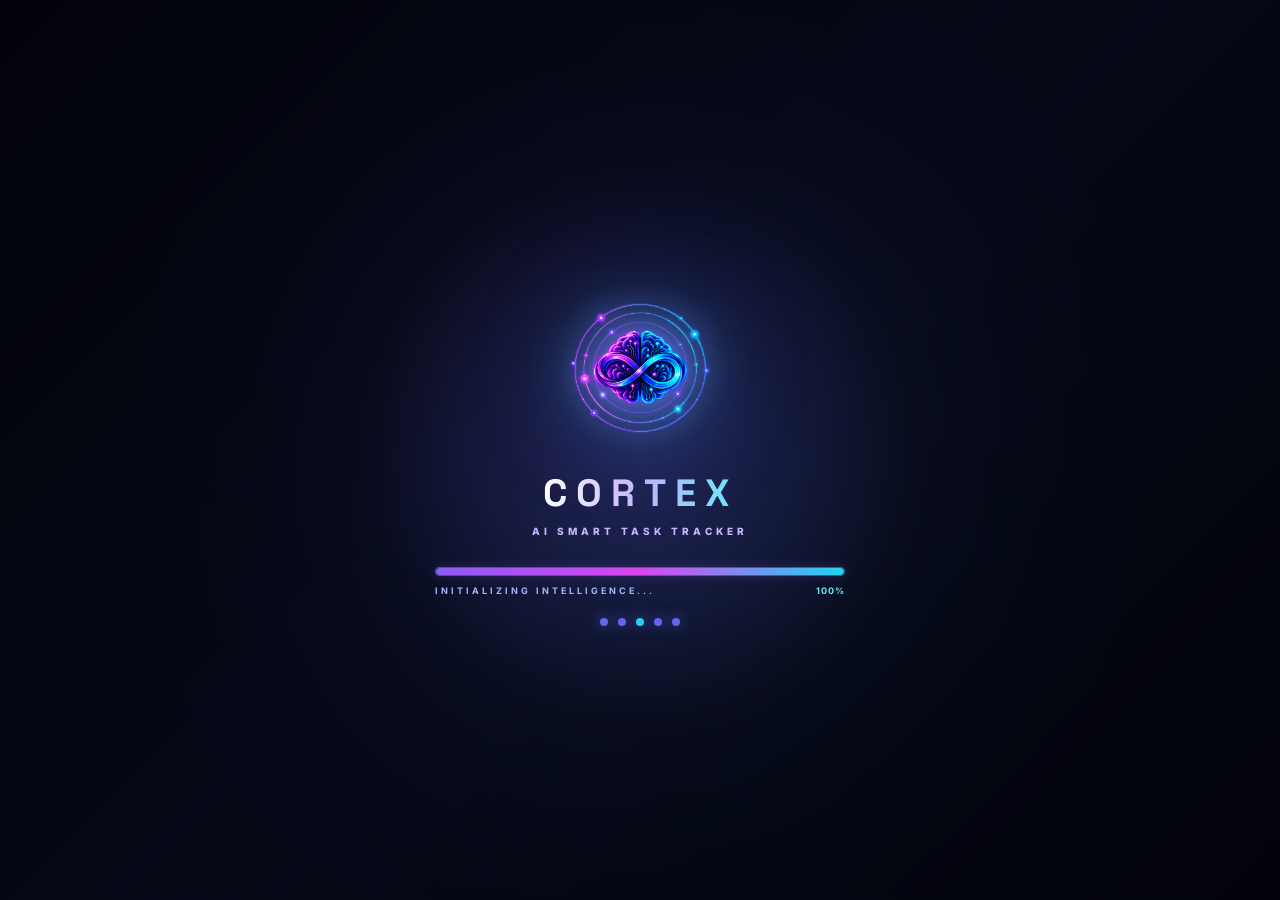
<file: frontend/index.html>
<!DOCTYPE html>
<html lang="en">

<head>

    <meta charset="UTF-8">

    <meta
        name="viewport"
        content="width=device-width, initial-scale=1.0"
    >

    <meta
        name="description"
        content="CORTEX — AI-powered intelligent task management workspace."
    >

    <title>CORTEX — Intelligent Task Workspace</title>

    <link rel="preconnect" href="https://fonts.googleapis.com">

    <link
        rel="preconnect"
        href="https://fonts.gstatic.com"
        crossorigin
    >

    <link
        href="https://fonts.googleapis.com/css2?family=Inter:wght@400;500;600;700&family=Space+Grotesk:wght@500;600;700&display=swap"
        rel="stylesheet"
    >

    <link
        rel="stylesheet"
        href="style.css"
    >

</head>


<body>


    <!-- =====================================================
         CORTEX AI SPLASH SCREEN
    ====================================================== -->

    <div
        id="cortex-splash"
        class="cortex-splash"
    >

        <div class="splash-glow"></div>

        <div class="splash-content">


            <!-- BRAIN + INFINITY LOGO -->

            <div class="splash-logo">

                <img
                    src="assets/cortex-brain-infinity-logo.png"
                    alt="CORTEX AI"
                    class="cortex-logo-image"
                >

            </div>


            <div class="splash-brand">
                CORTEX
            </div>


            <div class="splash-tagline">
                AI SMART TASK TRACKER
            </div>


            <!-- LOADING -->

            <div class="splash-loader">

                <div class="loader-track">

                    <div
                        class="loader-progress"
                    ></div>

                </div>

                <div class="loader-info">

                    <span>
                        INITIALIZING INTELLIGENCE...
                    </span>

                    <span
                        id="loading-percent"
                    >
                        0%
                    </span>

                </div>

            </div>


            <div class="splash-dots">

                <span></span>
                <span></span>
                <span></span>
                <span></span>
                <span></span>

            </div>

        </div>

    </div>


    <!-- =====================================================
         BACKGROUND
    ====================================================== -->

    <div class="ambient ambient-one"></div>

    <div class="ambient ambient-two"></div>


    <!-- =====================================================
         MAIN APPLICATION
    ====================================================== -->

    <main class="auth-shell">


        <!-- =================================================
             LEFT BRAND PANEL
        ================================================== -->

        <section class="brand-pane">


            <div class="brand">


                <div class="brand-logo">

                    <img
                        src="assets/cortex-brain-infinity-logo.png"
                        alt="CORTEX AI"
                    >

                </div>


                <span>
                    CORTEX
                </span>


            </div>


            <div class="hero-copy">


                <span class="eyebrow">
                    AI PRODUCTIVITY WORKSPACE
                </span>


                <h1>

                    Think clearly.<br>

                    <span>
                        Work smarter.
                    </span>

                </h1>


                <p>

                    CORTEX combines intelligent
                    task management, planning,
                    priorities and an active AI
                    copilot in one focused workspace.

                </p>


                <div class="feature-row">

                    <span>
                        ✦ AI planning
                    </span>

                    <span>
                        ◫ Smart tasks
                    </span>

                    <span>
                        ◷ Deadlines
                    </span>

                    <span>
                        🔒 Secure accounts
                    </span>

                </div>


            </div>


            <!-- CORTEX AI STATUS -->

            <div class="status-pill">

                <span class="status-dot"></span>

                CORTEX AI

            </div>


        </section>


        <!-- =================================================
             RIGHT AUTH PANEL
        ================================================== -->

        <section class="auth-pane">


            <!-- =================================================
                 LOGIN
            ================================================== -->

            <div
                class="auth-card"
                id="login-section"
            >


                <!-- MOBILE BRAND -->

                <div class="mobile-brand">

                    <div class="mobile-logo">

                        <img
                            src="assets/cortex-brain-infinity-logo.png"
                            alt="CORTEX AI"
                        >

                    </div>

                    <span>
                        CORTEX
                    </span>

                </div>


                <span class="small-label">
                    WELCOME BACK
                </span>


                <h2>
                    Sign in to CORTEX
                </h2>


                <p class="muted">
                    Continue where your intelligence left off.
                </p>


                <form
                    id="login-form"
                    autocomplete="on"
                >


                    <!-- EMAIL -->

                    <label>

                        Email

                        <input
                            id="login-email"
                            type="email"
                            autocomplete="email"
                            placeholder="you@gmail.com"
                            required
                        >

                    </label>


                    <small
                        id="login-email-error"
                        class="field-error"
                    ></small>


                    <!-- PASSWORD -->

                    <label>

                        Password

                        <div class="password-row">

                            <input
                                id="login-password"
                                type="password"
                                autocomplete="current-password"
                                placeholder="Enter your password"
                                required
                            >

                            <button
                                type="button"
                                class="ghost-icon"
                                data-toggle-password="login-password"
                            >
                                ◉
                            </button>

                        </div>

                    </label>


                    <div class="form-line">

                        <button
                            type="button"
                            id="forgot-password-button"
                            class="link-button"
                        >
                            Forgot password?
                        </button>

                    </div>


                    <button
                        class="primary-button"
                        type="submit"
                    >

                        Sign in

                        <span>
                            →
                        </span>

                    </button>


                    <p
                        id="login-message"
                        class="form-message"
                    ></p>


                </form>


                <!-- SECURITY -->

                <div class="security-assurance">

                    <div class="security-icon">
                        🔒
                    </div>

                    <div>

                        <strong>
                            Your security matters
                        </strong>

                        <p>
                            CORTEX uses secure HTTPS
                            connections and strong
                            password hashing.
                            Your password is never
                            stored in readable form.
                        </p>

                    </div>

                </div>


                <div class="divider">
                    NEW TO CORTEX?
                </div>


                <button
                    id="show-register"
                    class="secondary-button"
                >
                    Create your account
                </button>


            </div>


            <!-- =================================================
                 REGISTER
            ================================================== -->

            <div
                class="auth-card hidden"
                id="register-section"
            >


                <span class="small-label">
                    GET STARTED
                </span>


                <h2>
                    Create your CORTEX
                </h2>


                <p class="muted">
                    Build a personal workspace tuned to your goals.
                </p>


                <form id="register-form">


                    <!-- NAME -->

                    <label>

                        Full name

                        <input
                            id="register-name"
                            type="text"
                            minlength="2"
                            maxlength="100"
                            placeholder="Your name"
                            autocomplete="name"
                            required
                        >

                    </label>


                    <!-- EMAIL -->

                    <label>

                        Email

                        <input
                            id="register-email"
                            type="email"
                            autocomplete="email"
                            placeholder="you@gmail.com"
                            required
                        >

                    </label>


                    <small
                        id="register-email-error"
                        class="field-error"
                    ></small>


                    <!-- PASSWORD -->

                    <label>

                        Password

                        <div class="password-row">

                            <input
                                id="register-password"
                                type="password"
                                minlength="8"
                                maxlength="128"
                                placeholder="Create a strong password"
                                autocomplete="new-password"
                                required
                            >

                            <button
                                type="button"
                                class="ghost-icon"
                                data-toggle-password="register-password"
                            >
                                ◉
                            </button>

                        </div>

                    </label>


                    <!-- PASSWORD STRENGTH -->

                    <div class="password-strength">

                        <div class="strength-track">

                            <div
                                id="password-strength-bar"
                                class="strength-bar"
                            ></div>

                        </div>


                        <div
                            id="password-strength-text"
                            class="strength-text"
                        >
                            Use 8+ characters with uppercase,
                            lowercase, number and symbol.
                        </div>

                    </div>


                    <!-- AGE / HOURS -->

                    <div class="grid2">

                        <label>

                            Age

                            <input
                                id="register-age"
                                type="number"
                                min="13"
                                max="120"
                                required
                            >

                        </label>


                        <label>

                            Hours/day

                            <input
                                id="register-hours"
                                type="number"
                                min="0"
                                max="24"
                                step="0.5"
                                placeholder="6"
                            >

                        </label>

                    </div>


                    <!-- GOAL -->

                    <label>

                        Primary focus

                        <select id="register-goal">

                            <option value="">
                                Choose one
                            </option>

                            <option value="Studies">
                                Studies
                            </option>

                            <option value="Work">
                                Work
                            </option>

                            <option value="Projects">
                                Projects
                            </option>

                            <option value="Fitness">
                                Fitness
                            </option>

                            <option value="Personal">
                                Personal
                            </option>

                            <option value="Other">
                                Other
                            </option>

                        </select>

                    </label>


                    <!-- CREATE -->

                    <button
                        class="primary-button"
                        type="submit"
                    >

                        Create CORTEX

                        <span>
                            →
                        </span>

                    </button>


                    <p
                        id="register-message"
                        class="form-message"
                    ></p>


                </form>


                <div class="privacy-note">

                    <span>
                        🔐
                    </span>

                    <p>
                        Your credentials are protected
                        using secure password hashing.
                        CORTEX never stores your password
                        in plain text.
                    </p>

                </div>


                <div class="divider">
                    ALREADY HAVE AN ACCOUNT?
                </div>


                <button
                    id="show-login"
                    class="secondary-button"
                >
                    Back to sign in
                </button>


            </div>


            <!-- =================================================
                 FORGOT PASSWORD
            ================================================== -->

            <div
                class="auth-card hidden"
                id="forgot-section"
            >


                <span class="small-label">
                    ACCOUNT RECOVERY
                </span>


                <h2>
                    Reset your password
                </h2>


                <p class="muted">
                    Enter your account email.
                    We'll send secure reset instructions.
                </p>


                <form id="forgot-form">


                    <label>

                        Email

                        <input
                            id="forgot-email"
                            type="email"
                            autocomplete="email"
                            placeholder="you@gmail.com"
                            required
                        >

                    </label>


                    <button
                        class="primary-button"
                        type="submit"
                    >

                        Send reset link

                        <span>
                            →
                        </span>

                    </button>


                    <p
                        id="forgot-message"
                        class="form-message"
                    ></p>


                </form>


                <div class="privacy-note">

                    <span>
                        🛡️
                    </span>

                    <p>
                        Reset links are temporary
                        security tokens.
                    </p>

                </div>


                <button
                    id="back-login-from-forgot"
                    class="secondary-button"
                >
                    Back to sign in
                </button>


            </div>


        </section>

    </main>


    <script src="app.js"></script>

</body>

</html>
</file>
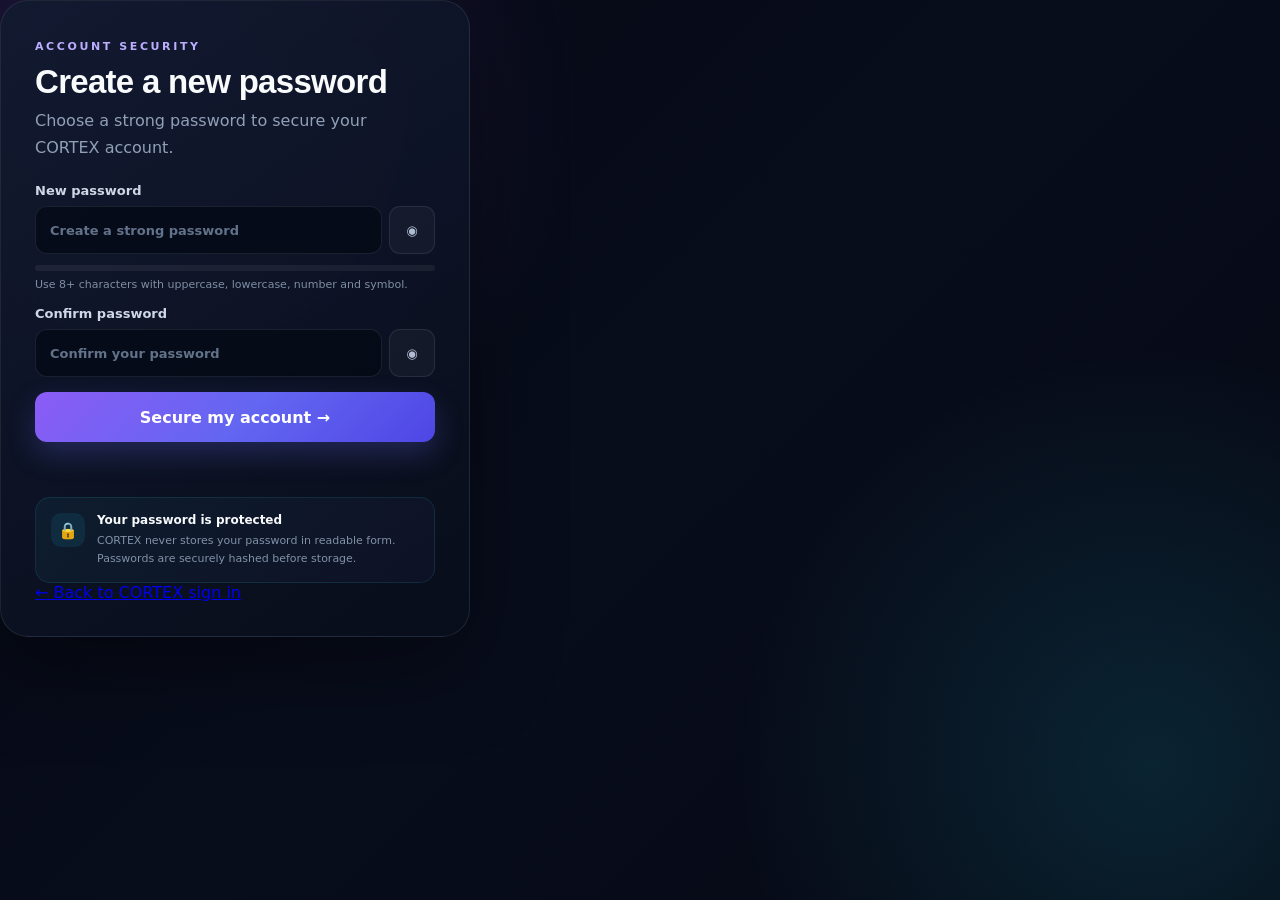
<file: frontend/reset-password.html>
<!DOCTYPE html>
<html lang="en">
<head>
    <meta charset="UTF-8">

    <meta
        name="viewport"
        content="width=device-width, initial-scale=1.0"
    >

    <meta
        name="description"
        content="Securely reset your CORTEX password."
    >

    <meta
        name="referrer"
        content="strict-origin-when-cross-origin"
    >

    <title>CORTEX — Reset Password</title>

    <link rel="stylesheet" href="style.css">
</head>

<body>

    <div class="ambient a1"></div>
    <div class="ambient a2"></div>

    <main class="center-page">

        <section class="auth-card">

            <div class="mobile-brand">
                <div class="logo">C</div>
                <span>CORTEX</span>
            </div>

            <span class="small-label">
                ACCOUNT SECURITY
            </span>

            <h2>
                Create a new password
            </h2>

            <p class="muted">
                Choose a strong password to secure your
                CORTEX account.
            </p>

            <form id="reset-form">

                <!-- =================================================
                     NEW PASSWORD
                ================================================== -->

                <label>
                    New password

                    <div class="password-row">

                        <input
                            id="new-password"
                            type="password"
                            minlength="8"
                            maxlength="128"
                            autocomplete="new-password"
                            placeholder="Create a strong password"
                            required
                        >

                        <button
                            type="button"
                            class="ghost-icon"
                            data-toggle-password="new-password"
                            aria-label="Show or hide password"
                        >
                            ◉
                        </button>

                    </div>
                </label>


                <!-- =================================================
                     PASSWORD STRENGTH
                ================================================== -->

                <div class="password-strength">

                    <div class="strength-track">
                        <div
                            id="new-password-strength-bar"
                            class="strength-bar"
                        ></div>
                    </div>

                    <div
                        id="new-password-strength-text"
                        class="strength-text"
                    >
                        Use 8+ characters with uppercase,
                        lowercase, number and symbol.
                    </div>

                </div>


                <!-- =================================================
                     CONFIRM PASSWORD
                ================================================== -->

                <label>
                    Confirm password

                    <div class="password-row">

                        <input
                            id="confirm-password"
                            type="password"
                            minlength="8"
                            maxlength="128"
                            autocomplete="new-password"
                            placeholder="Confirm your password"
                            required
                        >

                        <button
                            type="button"
                            class="ghost-icon"
                            data-toggle-password="confirm-password"
                            aria-label="Show or hide password"
                        >
                            ◉
                        </button>

                    </div>
                </label>


                <!-- =================================================
                     SUBMIT
                ================================================== -->

                <button
                    class="primary-button"
                    type="submit"
                >
                    Secure my account
                    <span>→</span>
                </button>


                <p
                    id="reset-message"
                    class="form-message"
                ></p>

            </form>


            <!-- =================================================
                 SECURITY MESSAGE
            ================================================== -->

            <div class="security-assurance">

                <div class="security-icon">
                    🔒
                </div>

                <div>

                    <strong>
                        Your password is protected
                    </strong>

                    <p>
                        CORTEX never stores your password
                        in readable form. Passwords are
                        securely hashed before storage.
                    </p>

                </div>

            </div>


            <a
                href="index.html"
                class="linkish"
            >
                ← Back to CORTEX sign in
            </a>

        </section>

    </main>


    <script>
        const API_URL =
            "https://cortex-rgzd.onrender.com";


        // ========================================================
        // HELPERS
        // ========================================================

        const $ = (id) =>
            document.getElementById(id);


        function passwordStrength(password) {

            let score = 0;

            if (password.length >= 8)
                score++;

            if (password.length >= 12)
                score++;

            if (/[A-Z]/.test(password))
                score++;

            if (/[a-z]/.test(password))
                score++;

            if (/\d/.test(password))
                score++;

            if (/[^A-Za-z0-9]/.test(password))
                score++;

            if (score <= 2) {
                return {
                    percentage: 30,
                    level: "Weak"
                };
            }

            if (score <= 4) {
                return {
                    percentage: 65,
                    level: "Good"
                };
            }

            return {
                percentage: 100,
                level: "Strong"
            };
        }


        function validPassword(password) {

            return (
                password.length >= 8 &&
                password.length <= 128 &&
                /[A-Z]/.test(password) &&
                /[a-z]/.test(password) &&
                /\d/.test(password) &&
                /[^A-Za-z0-9]/.test(password)
            );
        }


        async function readJSON(response) {

            const text =
                await response.text();

            try {
                return text
                    ? JSON.parse(text)
                    : {};
            } catch {
                return {
                    detail:
                        text ||
                        "Unexpected server response."
                };
            }
        }


        function setLoading(
            button,
            loading,
        ) {

            if (!button)
                return;

            if (loading) {

                button.dataset.originalText =
                    button.innerHTML;

                button.disabled = true;

                button.innerHTML = `
                    <span class="button-spinner"></span>
                    Securing account...
                `;

            } else {

                button.disabled = false;

                button.innerHTML =
                    button.dataset.originalText ||
                    "Secure my account";
            }
        }


        // ========================================================
        // PASSWORD VISIBILITY
        // ========================================================

        document
            .querySelectorAll(
                "[data-toggle-password]"
            )
            .forEach((button) => {

                button.addEventListener(
                    "click",
                    () => {

                        const input =
                            $(
                                button.dataset
                                    .togglePassword
                            );

                        if (!input)
                            return;

                        const isPassword =
                            input.type ===
                            "password";

                        input.type =
                            isPassword
                                ? "text"
                                : "password";

                        button.textContent =
                            isPassword
                                ? "◌"
                                : "◉";
                    }
                );
            });


        // ========================================================
        // PASSWORD STRENGTH
        // ========================================================

        const newPassword =
            $("new-password");

        const strengthBar =
            $("new-password-strength-bar");

        const strengthText =
            $("new-password-strength-text");


        newPassword?.addEventListener(
            "input",
            () => {

                const value =
                    newPassword.value;

                if (!value) {

                    strengthBar.style.width =
                        "0%";

                    strengthText.textContent =
                        "Use 8+ characters with uppercase, lowercase, number and symbol.";

                    return;
                }

                const result =
                    passwordStrength(value);

                strengthBar.style.width =
                    `${result.percentage}%`;

                strengthText.textContent =
                    `Password strength: ${result.level}`;
            }
        );


        // ========================================================
        // RESET PASSWORD
        // ========================================================

        $("reset-form")?.addEventListener(
            "submit",
            async (event) => {

                event.preventDefault();

                const params =
                    new URLSearchParams(
                        window.location.search
                    );

                const token =
                    params.get("token");

                const password =
                    $("new-password")
                        .value;

                const confirm =
                    $("confirm-password")
                        .value;

                const message =
                    $("reset-message");

                const button =
                    event.submitter;


                // ------------------------------------------------
                // TOKEN
                // ------------------------------------------------

                if (!token) {

                    message.textContent =
                        "This reset link is invalid or missing.";

                    message.className =
                        "form-message error";

                    return;
                }


                // ------------------------------------------------
                // PASSWORD
                // ------------------------------------------------

                if (!validPassword(password)) {

                    message.textContent =
                        "Password must contain 8+ characters, uppercase, lowercase, number and special character.";

                    message.className =
                        "form-message error";

                    return;
                }


                // ------------------------------------------------
                // MATCH
                // ------------------------------------------------

                if (
                    password !==
                    confirm
                ) {

                    message.textContent =
                        "Passwords do not match.";

                    message.className =
                        "form-message error";

                    return;
                }


                setLoading(
                    button,
                    true
                );


                try {

                    const response =
                        await fetch(
                            `${API_URL}/api/auth/reset-password`,
                            {
                                method: "POST",

                                headers: {
                                    "Content-Type":
                                        "application/json"
                                },

                                body:
                                    JSON.stringify({
                                        token,
                                        new_password:
                                            password
                                    })
                            }
                        );


                    const data =
                        await readJSON(
                            response
                        );


                    if (!response.ok) {

                        message.textContent =
                            data.detail ||
                            "Password reset failed.";

                        message.className =
                            "form-message error";

                        return;
                    }


                    message.textContent =
                        "Password reset successfully. Redirecting to sign in...";

                    message.className =
                        "form-message success";


                    setTimeout(
                        () => {
                            window.location.href =
                                "index.html";
                        },
                        1200
                    );


                } catch (error) {

                    console.error(
                        "CORTEX reset error:",
                        error
                    );

                    message.textContent =
                        "Unable to connect to the CORTEX server.";

                    message.className =
                        "form-message error";

                } finally {

                    setLoading(
                        button,
                        false
                    );
                }
            }
        );
    </script>

</body>
</html>
</file>
<file: frontend/style.css>
:root {

--bg: #050711;

--panel: rgba(12, 18, 34, 0.94);

--border:
rgba(148, 163, 184, 0.14);

--border-light:
rgba(148, 163, 184, 0.28);

--text: #f8fafc;

--muted: #91a0b7;

--purple: #8b5cf6;

--indigo: #6366f1;

--cyan: #22d3ee;

--green: #34d399;

--danger: #fb7185;

}


/* ============================================================
RESET
============================================================ */

* {
box-sizing: border-box;
}


html {
scroll-behavior: smooth;
}


body {

margin: 0;

min-height: 100vh;

color: var(--text);

font-family:
Inter,
system-ui,
-apple-system,
BlinkMacSystemFont,
"Segoe UI",
sans-serif;

background:

radial-gradient(
circle at 10% 10%,
rgba(139, 92, 246, 0.22),
transparent 32%
),

radial-gradient(
circle at 90% 85%,
rgba(34, 211, 238, 0.13),
transparent 30%
),

linear-gradient(
135deg,
#050711,
#080d1c 48%,
#060914
);

overflow-x: hidden;
}


button,
input,
select {
font: inherit;
}


/* ============================================================
CORTEX SPLASH
============================================================ */

.cortex-splash {

position: fixed;

inset: 0;

z-index: 99999;

display: grid;

place-items: center;

overflow: hidden;

background:

radial-gradient(
circle at center,
rgba(99, 102, 241, 0.20),
transparent 35%
),

linear-gradient(
135deg,
#02030a,
#050816 50%,
#02030a
);

opacity: 1;

visibility: visible;

transition:
opacity 0.8s ease,
visibility 0.8s ease;
}


.cortex-splash.splash-hidden {

opacity: 0;

visibility: hidden;

pointer-events: none;
}


/* ============================================================
SPLASH GLOW
============================================================ */

.splash-glow {

position: absolute;

width: 430px;

height: 430px;

border-radius: 50%;

background:
linear-gradient(
135deg,
#8b5cf6,
#6366f1,
#22d3ee
);

filter: blur(140px);

opacity: 0.22;

animation:
splashGlow 2.5s
ease-in-out
infinite;
}


@keyframes splashGlow {

0%,
100% {

transform:
scale(0.85);

opacity: 0.15;
}

50% {

transform:
scale(1.15);

opacity: 0.30;
}

}


/* ============================================================
SPLASH CONTENT
============================================================ */

.splash-content {

position: relative;

z-index: 2;

width: min(
520px,
90vw
);

display: flex;

flex-direction: column;

align-items: center;

text-align: center;

animation:
splashEnter 0.9s
ease;
}


@keyframes splashEnter {

from {

opacity: 0;

transform:
translateY(20px)
scale(0.92);

}

to {

opacity: 1;

transform:
translateY(0)
scale(1);

}

}


/* ============================================================
BRAIN + INFINITY LOGO
============================================================ */

.splash-logo {

width: 245px;

height: 190px;

display: grid;

place-items: center;

background: transparent;

animation:
cortexLogoPulse 2s
ease-in-out
infinite;
}


.splash-logo img {

width: 100%;

height: 100%;

object-fit: contain;

display: block;

filter:

drop-shadow(
0 0 12px
rgba(139, 92, 246, 0.75)
)

drop-shadow(
0 0 28px
rgba(34, 211, 238, 0.48)
)

drop-shadow(
0 0 50px
rgba(99, 102, 241, 0.28)
);
}


@keyframes cortexLogoPulse {

0%,
100% {

transform:
scale(0.96);

}

50% {

transform:
scale(1.045);

}

}


/* ============================================================
SPLASH BRAND
============================================================ */

.splash-brand {

margin-top: 4px;

font-family:
"Space Grotesk",
sans-serif;

font-size: 38px;

font-weight: 700;

letter-spacing: 9px;

background:

linear-gradient(
90deg,
#ffffff,
#c4b5fd,
#67e8f9
);

-webkit-background-clip: text;

background-clip: text;

color: transparent;

}


.splash-tagline {

margin-top: 8px;

color: #c4b5fd;

font-size: 10px;

font-weight: 800;

letter-spacing: 4px;
}


/* ============================================================
LOADING BAR
============================================================ */

.splash-loader {

width: min(
410px,
78vw
);

margin-top: 30px;
}


.loader-track {

position: relative;

width: 100%;

height: 9px;

overflow: hidden;

border:
1px solid
rgba(34, 211, 238, 0.45);

border-radius: 999px;

background:
rgba(255, 255, 255, 0.035);

box-shadow:

0 0 12px
rgba(139, 92, 246, 0.22),

inset 0 0 15px
rgba(0, 0, 0, 0.5);
}


.loader-progress {

width: 0%;

height: 100%;

border-radius: inherit;

background:

linear-gradient(
90deg,
#8b5cf6,
#d946ef,
#22d3ee
);

box-shadow:

0 0 18px
rgba(34, 211, 238, 0.75);

animation:
loadingProgress 1.65s
cubic-bezier(
0.4,
0,
0.2,
1
)
forwards;
}


@keyframes loadingProgress {

0% {
width: 0%;
}

25% {
width: 22%;
}

55% {
width: 58%;
}

80% {
width: 82%;
}

100% {
width: 100%;
}

}


.loader-info {

display: flex;

justify-content: space-between;

margin-top: 9px;

color: #a5b4fc;

font-size: 9px;

font-weight: 700;

letter-spacing: 3px;
}


#loading-percent {

color: #67e8f9;

letter-spacing: 1px;
}


/* ============================================================
SPLASH DOTS
============================================================ */

.splash-dots {

display: flex;

gap: 10px;

margin-top: 22px;
}


.splash-dots span {

width: 8px;

height: 8px;

border-radius: 50%;

background:
#6366f1;

box-shadow:
0 0 13px
rgba(99, 102, 241, 0.75);

animation:
splashDot 1.2s
ease-in-out
infinite;
}


.splash-dots span:nth-child(2) {
animation-delay: 0.12s;
}

.splash-dots span:nth-child(3) {
animation-delay: 0.24s;

background: #22d3ee;
}

.splash-dots span:nth-child(4) {
animation-delay: 0.36s;
}

.splash-dots span:nth-child(5) {
animation-delay: 0.48s;
}


@keyframes splashDot {

0%,
100% {

transform:
translateY(0)
scale(0.7);

opacity: 0.35;

}

50% {

transform:
translateY(-5px)
scale(1);

opacity: 1;

}

}


/* ============================================================
AMBIENT BACKGROUND
============================================================ */

.ambient {

position: fixed;

width: 460px;

height: 460px;

border-radius: 50%;

filter: blur(120px);

opacity: 0.18;

pointer-events: none;

z-index: 0;
}


.ambient-one {

top: -220px;

left: -180px;

background:
var(--purple);
}


.ambient-two {

right: -220px;

bottom: -220px;

background:
var(--cyan);
}


/* ============================================================
MAIN AUTH LAYOUT
============================================================ */

.auth-shell {

position: relative;

z-index: 1;

min-height: 100vh;

display: grid;

grid-template-columns:
minmax(0, 1.1fr)
minmax(440px, 0.9fr);
}


/* ============================================================
BRAND PANEL
============================================================ */

.brand-pane {

min-height: 100vh;

padding: 58px;

display: flex;

flex-direction: column;

justify-content: space-between;

border-right:
1px solid
var(--border);

background:
linear-gradient(
145deg,
rgba(255,255,255,0.025),
transparent 50%
);
}


.brand {

display: flex;

align-items: center;

gap: 13px;

font-family:
"Space Grotesk",
sans-serif;

font-size: 20px;

font-weight: 700;

letter-spacing: 4px;
}


.brand-logo {

width: 55px;

height: 55px;

display: grid;

place-items: center;

flex-shrink: 0;

overflow: hidden;

border-radius: 15px;

background:
rgba(0,0,0,0.12);

box-shadow:
0 0 25px
rgba(99, 102, 241, 0.28);
}


.brand-logo img {

width: 100%;

height: 100%;

object-fit: contain;
}


.hero-copy {

max-width: 700px;
}


.eyebrow,
.small-label {

display: inline-block;

color: #bcaeff;

font-size: 11px;

font-weight: 800;

letter-spacing: 2.6px;

text-transform: uppercase;
}


.hero-copy h1 {

margin: 24px 0 22px;

font-family:
"Space Grotesk",
sans-serif;

font-size:
clamp(
46px,
6vw,
86px
);

line-height: 0.95;

letter-spacing: -3px;
}


.hero-copy h1 span {

background:

linear-gradient(
90deg,
#c4b5fd,
#818cf8 45%,
#67e8f9
);

-webkit-background-clip: text;

background-clip: text;

color: transparent;
}


.hero-copy p {

max-width: 620px;

margin: 0;

color: var(--muted);

font-size: 17px;

line-height: 1.85;
}


.feature-row {

display: flex;

flex-wrap: wrap;

gap: 10px;

margin-top: 30px;
}


.feature-row span {

padding: 10px 14px;

border:
1px solid
var(--border);

border-radius: 999px;

background:
rgba(255,255,255,0.035);

color: #cad6e6;

font-size: 12px;

backdrop-filter: blur(12px);
}


/* ============================================================
STATUS
============================================================ */

.status-pill {

width: fit-content;

padding: 11px 16px;

border:
1px solid
rgba(52, 211, 153, 0.20);

border-radius: 999px;

background:
rgba(52, 211, 153, 0.055);

color: #bdeed9;

font-size: 12px;
}


.status-dot {

display: inline-block;

width: 8px;

height: 8px;

margin-right: 8px;

border-radius: 50%;

background:
var(--green);

box-shadow:
0 0 15px
rgba(52,211,153,0.8);

animation:
statusPulse 1.5s
infinite;
}


@keyframes statusPulse {

50% {
opacity: 0.45;
}

}


/* ============================================================
AUTH PANEL
============================================================ */

.auth-pane {

min-height: 100vh;

display: grid;

place-items: center;

padding: 38px;
}


.auth-card {

width:
min(
470px,
100%
);

padding: 34px;

border:
1px solid
var(--border);

border-radius: 28px;

background:
linear-gradient(
145deg,
rgba(18,26,48,0.95),
rgba(9,14,27,0.94)
);

box-shadow:
0 30px 90px
rgba(0,0,0,0.42);

backdrop-filter:
blur(24px);

animation:
cardEnter 0.45s ease;
}


@keyframes cardEnter {

from {

opacity: 0;

transform:
translateY(12px)
scale(0.985);

}

to {

opacity: 1;

transform:
translateY(0)
scale(1);

}

}


.auth-card h2 {

margin:
10px 0 8px;

font-family:
"Space Grotesk",
sans-serif;

font-size: 33px;

line-height: 1.1;

letter-spacing: -0.7px;
}


.muted {

margin: 0;

color: var(--muted);

line-height: 1.65;
}


/* ============================================================
FORMS
============================================================ */

.auth-card form {

display: grid;

gap: 15px;

margin-top: 22px;
}


.auth-card label {

display: grid;

gap: 8px;

color: #ced8e6;

font-size: 13px;

font-weight: 650;
}


.auth-card input,
.auth-card select {

width: 100%;

min-height: 48px;

padding:
13px 14px;

color: var(--text);

background:
rgba(4,9,20,0.72);

border:
1px solid
var(--border);

border-radius: 12px;

outline: none;

transition:
border-color .2s ease,
box-shadow .2s ease;
}


.auth-card input::placeholder {

color: #62728a;
}


.auth-card input:focus,
.auth-card select:focus {

border-color:
rgba(139,92,246,0.68);

box-shadow:
0 0 0 4px
rgba(139,92,246,0.10);
}


/* ============================================================
PASSWORD
============================================================ */

.password-row {

display: grid;

grid-template-columns:
minmax(0,1fr)
46px;

gap: 7px;
}


.ghost-icon {

border:
1px solid
var(--border);

border-radius: 11px;

background:
rgba(255,255,255,0.035);

color:
#aebbd0;

cursor: pointer;
}


/* ============================================================
GRID
============================================================ */

.grid2 {

display: grid;

grid-template-columns:
repeat(2,minmax(0,1fr));

gap: 12px;
}


/* ============================================================
BUTTONS
============================================================ */

.primary-button {

min-height: 50px;

padding: 13px 17px;

border: 0;

border-radius: 12px;

color: white;

background:

linear-gradient(
135deg,
#8b5cf6,
#6366f1 52%,
#4f46e5
);

font-weight: 750;

cursor: pointer;

box-shadow:
0 12px 28px
rgba(99,102,241,0.25);

transition:
transform .2s ease,
box-shadow .2s ease;
}


.primary-button:hover:not(:disabled) {

transform:
translateY(-2px);

box-shadow:
0 18px 35px
rgba(99,102,241,0.34);
}


.primary-button:disabled {

opacity: 0.6;

cursor: wait;
}


.secondary-button {

width: 100%;

min-height: 48px;

border:
1px solid
var(--border);

border-radius: 12px;

background:
rgba(255,255,255,0.025);

color: #dae3ef;

font-weight: 700;

cursor: pointer;
}


.secondary-button:hover {

background:
rgba(255,255,255,0.055);
}


.link-button {

padding: 0;

border: 0;

background: transparent;

color: #b8a9ff;

cursor: pointer;

font-size: 12px;

font-weight: 650;
}


.form-line {

display: flex;

justify-content: flex-end;
}


/* ============================================================
PASSWORD STRENGTH
============================================================ */

.password-strength {

display: grid;

gap: 7px;

margin-top: -4px;
}


.strength-track {

width: 100%;

height: 6px;

overflow: hidden;

border-radius: 999px;

background:
rgba(255,255,255,0.06);
}


.strength-bar {

width: 0%;

height: 100%;

border-radius: inherit;

background:

linear-gradient(
90deg,
#fb7185,
#fbbf24,
#34d399
);

transition:
width .25s ease;
}


.strength-text {

color:
#7f8ea4;

font-size: 11px;
}


/* ============================================================
MESSAGES
============================================================ */

.form-message {

min-height: 20px;

margin: 0;

font-size: 13px;

line-height: 1.5;
}


.form-message.error,
.field-error {

color:
var(--danger);
}


.form-message.success {

color:
var(--green);
}


.field-error {

min-height: 15px;

margin-top: -8px;

font-size: 11px;
}


/* ============================================================
SECURITY
============================================================ */

.security-assurance,
.privacy-note {

display: flex;

align-items: flex-start;

gap: 12px;

margin-top: 20px;

padding: 15px;

border:
1px solid
rgba(34,211,238,0.12);

border-radius: 15px;

background:

linear-gradient(
135deg,
rgba(34,211,238,0.055),
rgba(139,92,246,0.045)
);
}


.security-icon {

width: 34px;

height: 34px;

display: grid;

place-items: center;

flex-shrink: 0;

border-radius: 10px;

background:
rgba(34,211,238,0.09);
}


.security-assurance strong {

display: block;

font-size: 12px;
}


.security-assurance p,
.privacy-note p {

margin:
5px 0 0;

color:
#8191a8;

font-size: 11px;

line-height: 1.6;
}


/* ============================================================
DIVIDER
============================================================ */

.divider {

display: flex;

align-items: center;

gap: 12px;

margin: 24px 0;

color:
#697990;

font-size: 9px;

font-weight: 700;

letter-spacing: 2px;

white-space: nowrap;
}


.divider::before,
.divider::after {

content: "";

flex: 1;

height: 1px;

background:
var(--border);
}


/* ============================================================
MOBILE LOGO
============================================================ */

.mobile-brand {

display: none;

align-items: center;

gap: 10px;

margin-bottom: 18px;

font-family:
"Space Grotesk",
sans-serif;

font-weight: 700;

letter-spacing: 2px;
}


.mobile-logo {

width: 50px;

height: 50px;

overflow: hidden;

border-radius: 14px;

background:
rgba(0,0,0,0.12);
}


.mobile-logo img {

width: 100%;

height: 100%;

object-fit: contain;
}


/* ============================================================
HELPERS
============================================================ */

.hidden {

display: none !important;
}


.button-spinner {

display: inline-block;

width: 15px;

height: 15px;

margin-right: 8px;

border:
2px solid
rgba(255,255,255,0.3);

border-top-color:
white;

border-radius: 50%;

vertical-align: -2px;

animation:
spin .7s linear infinite;
}


@keyframes spin {

to {
transform:
rotate(360deg);
}

}


/* ============================================================
RESPONSIVE
============================================================ */

@media (max-width: 1000px) {

.auth-shell {

grid-template-columns:
1fr;
}

.brand-pane {

display: none;
}

.auth-pane {

min-height: 100vh;

padding: 20px;
}

.mobile-brand {

display: flex;
}

}


@media (max-width: 560px) {

.auth-pane {

padding: 12px;
}

.auth-card {

padding:
24px 18px;

border-radius:
20px;
}

.auth-card h2 {

font-size:
27px;
}

.grid2 {

grid-template-columns:
1fr;
}

.splash-logo {

width: 210px;

height: 160px;
}

.splash-brand {

font-size: 29px;

letter-spacing: 6px;
}

.splash-tagline {

font-size: 8px;

letter-spacing: 2px;
}

.loader-info {

font-size: 7px;

letter-spacing: 2px;
}

}
/* ============================================================
CORTEX AI THINKING LOADER
============================================================ */

.cortex-ai-loader {

display: flex;

flex-direction: column;

align-items: center;

justify-content: center;

gap: 12px;

padding: 20px;

}


.cortex-ai-loader img {

width: 82px;

height: 68px;

object-fit: contain;

animation:
aiThinking 1.4s
ease-in-out
infinite;

filter:

drop-shadow(
0 0 12px
rgba(139,92,246,0.75)
)

drop-shadow(
0 0 25px
rgba(34,211,238,0.45)
);
}


.cortex-ai-loader span {

color:
#9daac0;

font-size:
12px;

letter-spacing:
0.5px;
}


@keyframes aiThinking {

0%,
100% {

transform:
scale(0.92);

opacity:
0.60;

}

50% {

transform:
scale(1.08);

opacity:
1;

}

}

/* ============================================================
EMAIL VERIFICATION UI
============================================================ */

.verification-prompt {
margin-top: 14px;
}

.verification-box {
display: flex;
flex-direction: column;
gap: 8px;

padding: 16px;

border:
1px solid
rgba(139, 92, 246, 0.22);

border-radius: 16px;

background:
linear-gradient(
135deg,
rgba(139, 92, 246, 0.07),
rgba(34, 211, 238, 0.04)
);

color: #dbe5f2;
}

.verification-box strong {
font-size: 13px;
color: #f8fafc;
}

.verification-box p {
margin: 0;

color: #91a0b7;

font-size: 11px;

line-height: 1.6;
}

.verification-box .secondary-button {
margin-top: 4px;
}

.verification-icon {
width: 40px;
height: 40px;

display: grid;
place-items: center;

border-radius: 12px;

background:
rgba(34, 211, 238, 0.09);

color: #a5f3fc;

font-size: 18px;
}


/* ============================================================
GENERIC CORTEX LOGO
============================================================ */

.logo {
width: 52px;
height: 52px;

display: grid;
place-items: center;

flex-shrink: 0;

overflow: hidden;

border-radius: 15px;

background:
rgba(0, 0, 0, 0.12);

box-shadow:
0 0 24px
rgba(99, 102, 241, 0.28);
}

.logo img {
width: 100%;
height: 100%;
display: block;
object-fit: contain;
}
.cortex-logo-image {
    width: 110px;
    height: 110px;
    object-fit: contain;
    display: block;
}

.splash-logo {
    display: flex;
    align-items: center;
    justify-content: center;
}
</file>
